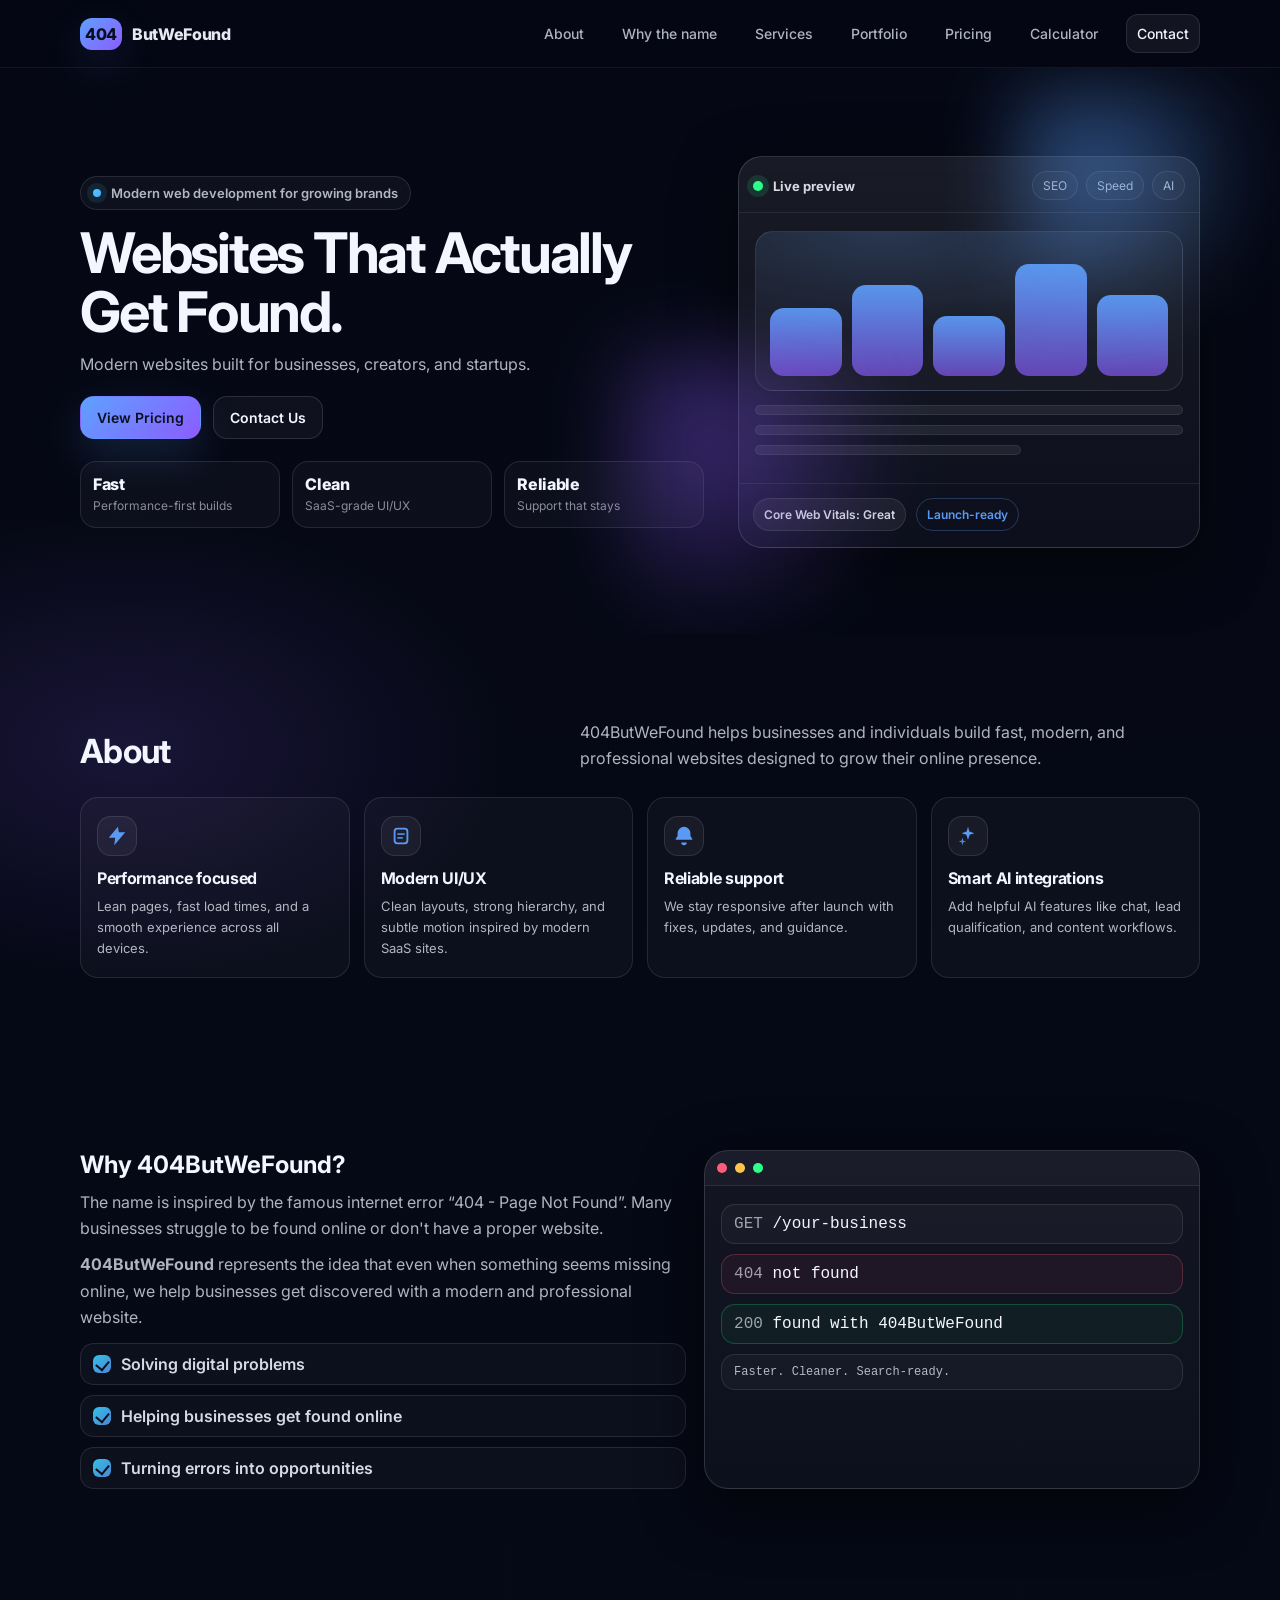
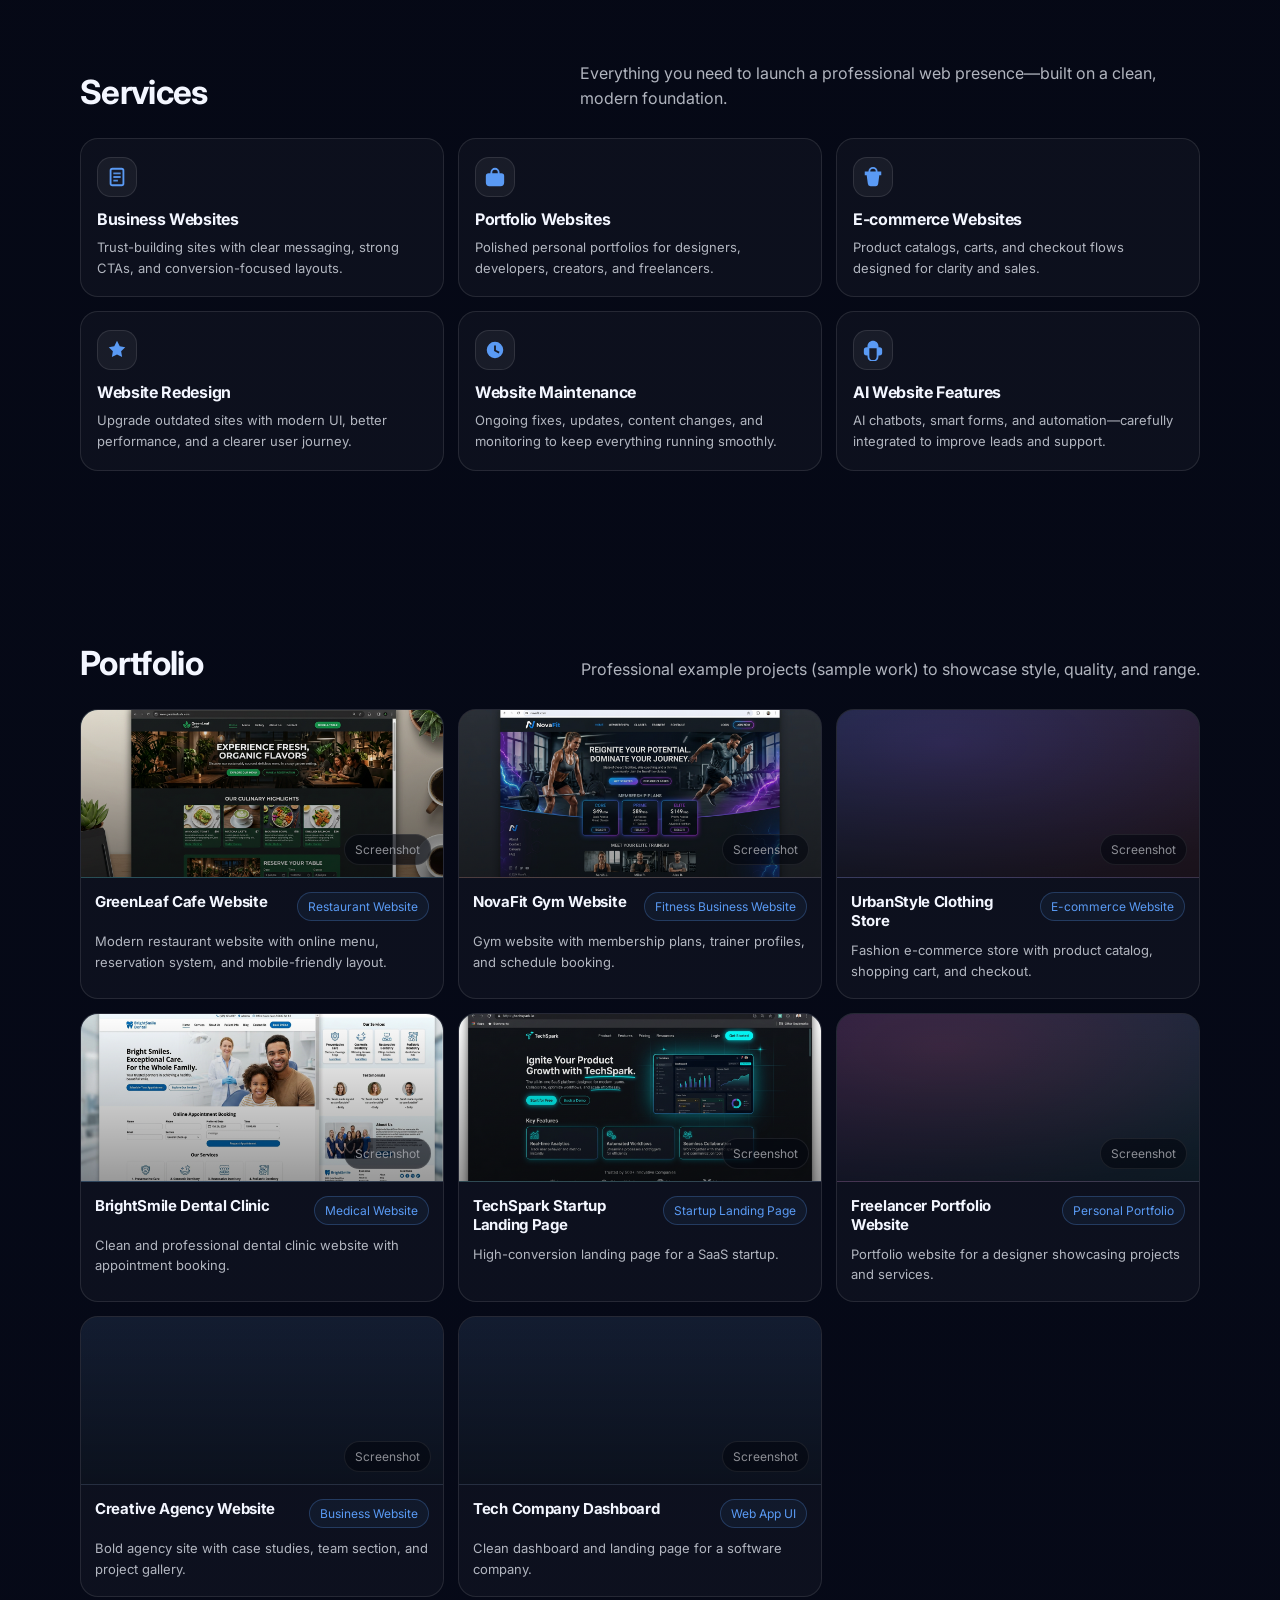
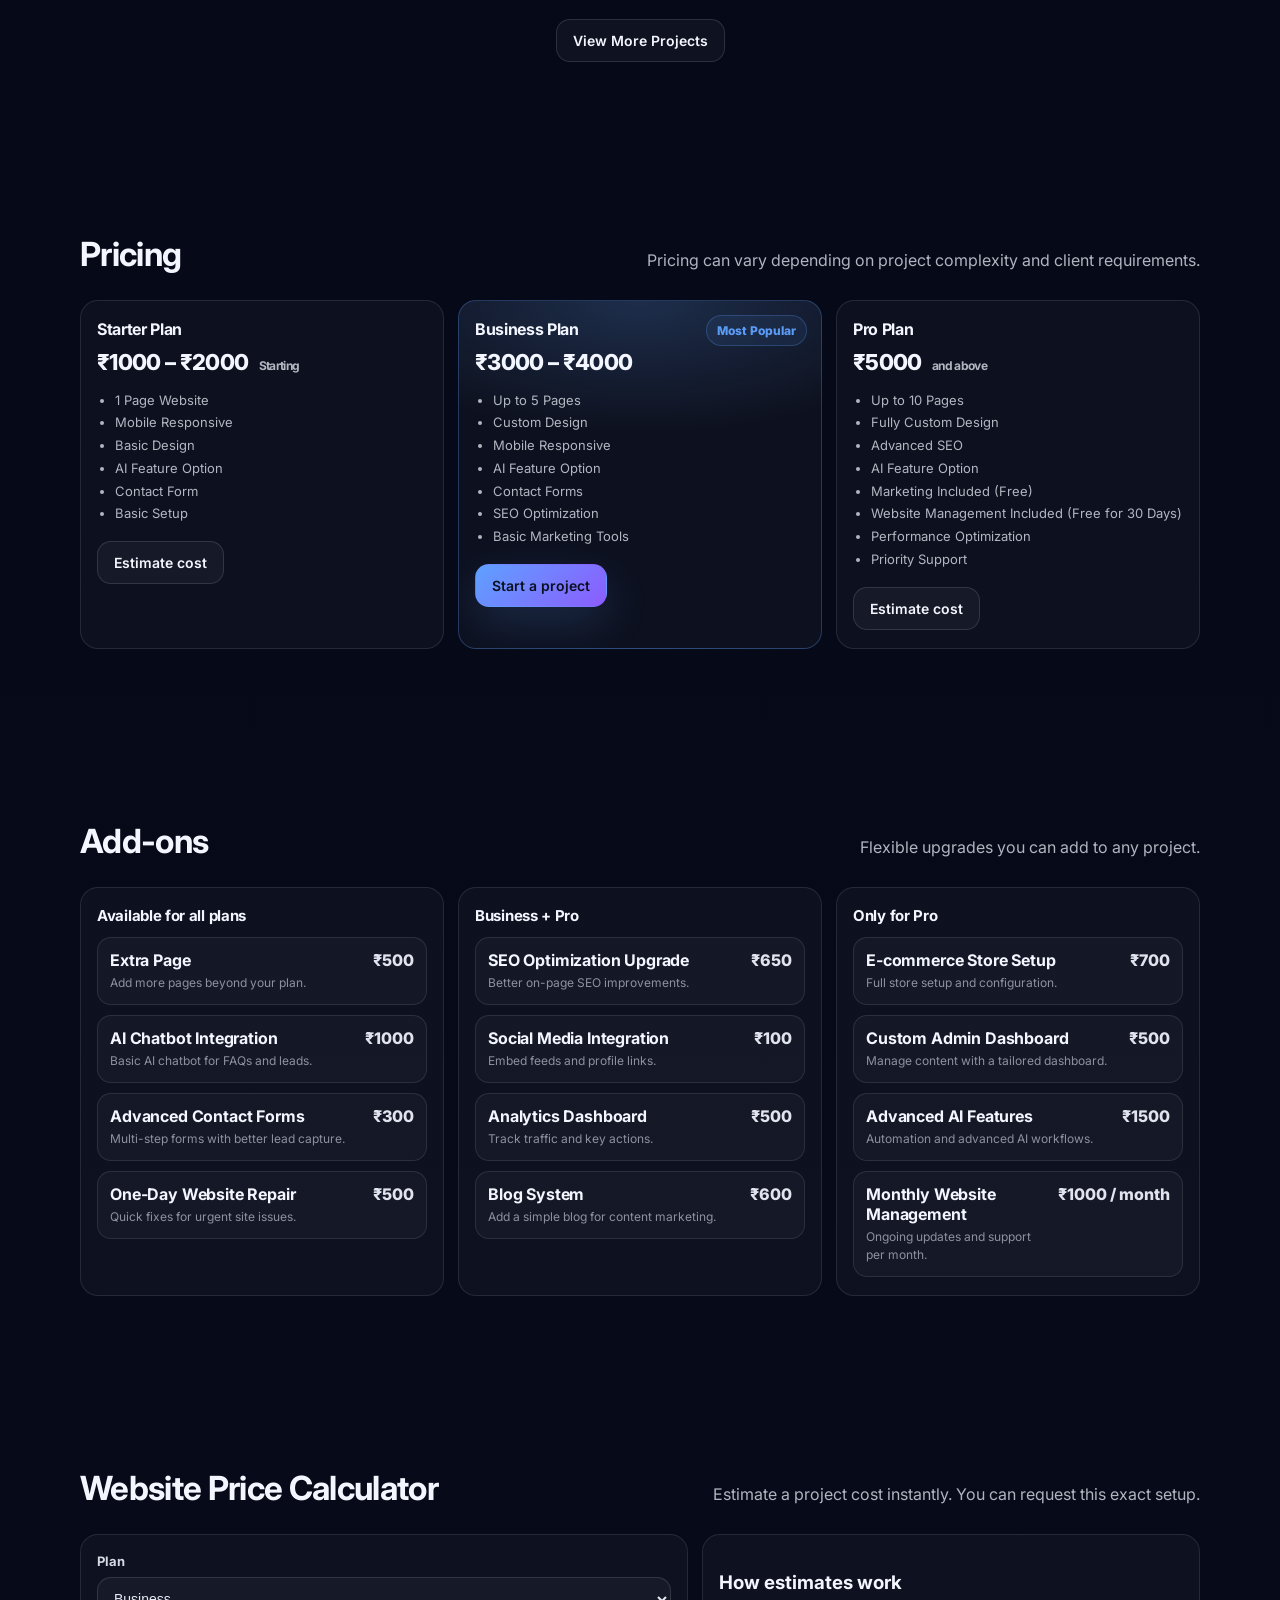
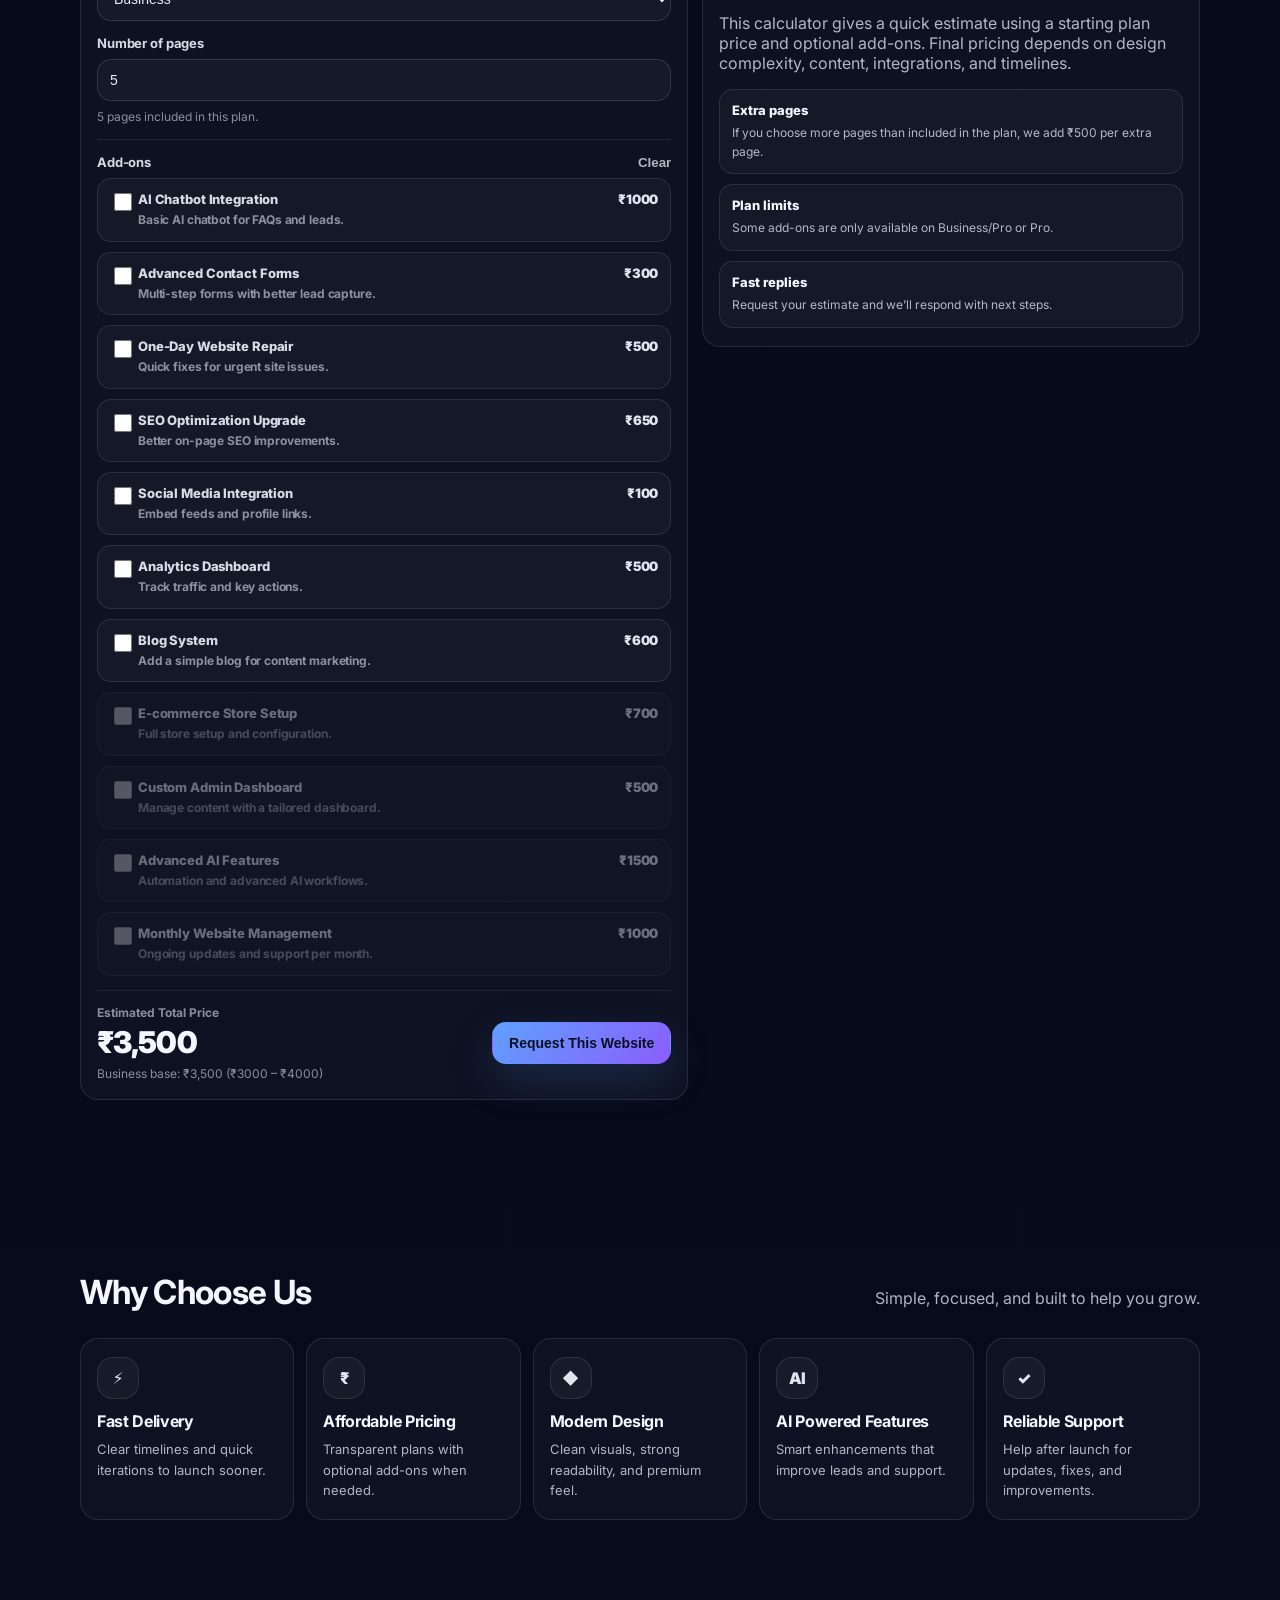
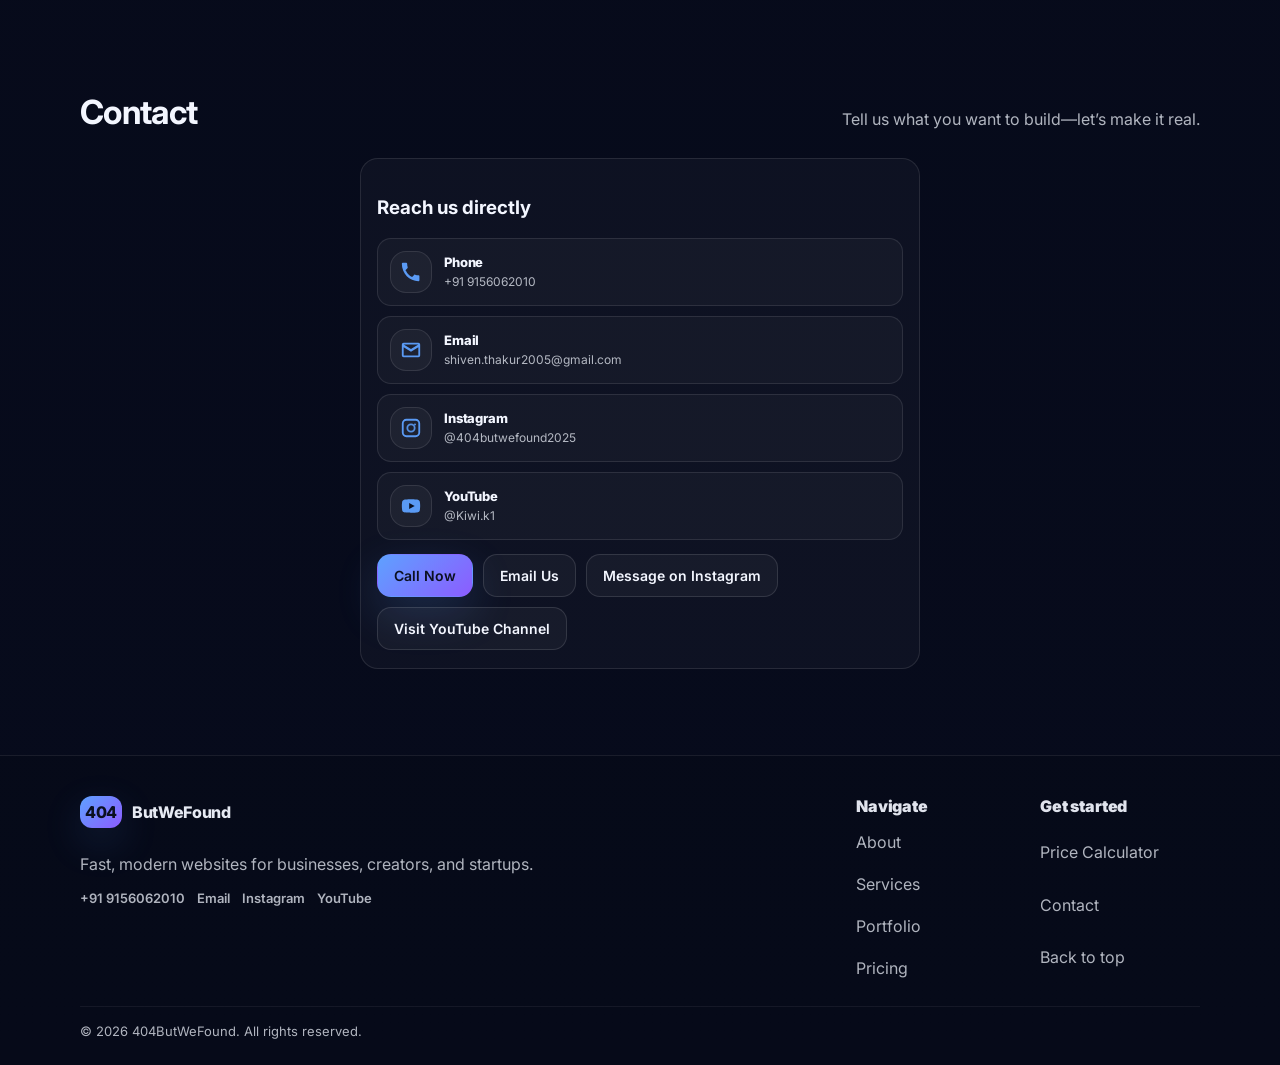
<file: index.html>
<!doctype html>
<html lang="en">
  <head>
    <meta charset="UTF-8" />
    <meta name="viewport" content="width=device-width, initial-scale=1.0" />
    <meta
      name="description"
      content="404ButWeFound builds fast, modern, professional websites for businesses, creators, and startups."
    />
    <title>404ButWeFound — Websites That Actually Get Found</title>
    <link rel="preconnect" href="https://fonts.googleapis.com" />
    <link rel="preconnect" href="https://fonts.gstatic.com" crossorigin />
    <link
      href="https://fonts.googleapis.com/css2?family=Inter:wght@400;500;600;700;800&display=swap"
      rel="stylesheet"
    />
    <link rel="stylesheet" href="./styles.css" />
  </head>
  <body>
    <a class="skip-link" href="#home">Skip to content</a>

    <header class="nav-wrap" id="top">
      <nav class="nav" aria-label="Primary">
        <a class="brand" href="#home" aria-label="404ButWeFound home">
          <span class="brand-mark" aria-hidden="true">404</span>
          <span class="brand-name">ButWeFound</span>
        </a>

        <button
          class="nav-toggle"
          type="button"
          aria-label="Open menu"
          aria-controls="nav-links"
          aria-expanded="false"
        >
          <span class="nav-toggle-bars" aria-hidden="true"></span>
        </button>

        <div class="nav-links" id="nav-links">
          <a href="#about">About</a>
          <a href="#meaning">Why the name</a>
          <a href="#services">Services</a>
          <a href="#portfolio">Portfolio</a>
          <a href="#pricing">Pricing</a>
          <a href="#calculator">Calculator</a>
          <a href="#contact" class="nav-cta">Contact</a>
        </div>
      </nav>
    </header>

    <main id="home">
      <section class="hero section">
        <div class="container hero-grid">
          <div class="hero-copy reveal">
            <div class="pill">
              <span class="dot" aria-hidden="true"></span>
              Modern web development for growing brands
            </div>
            <h1>Websites That Actually Get Found.</h1>
            <p class="subheadline">
              Modern websites built for businesses, creators, and startups.
            </p>
            <div class="hero-actions">
              <a class="btn btn-primary" href="#pricing">View Pricing</a>
              <a class="btn btn-ghost" href="#contact">Contact Us</a>
            </div>
            <div class="hero-metrics">
              <div class="metric">
                <div class="metric-value">Fast</div>
                <div class="metric-label">Performance-first builds</div>
              </div>
              <div class="metric">
                <div class="metric-value">Clean</div>
                <div class="metric-label">SaaS-grade UI/UX</div>
              </div>
              <div class="metric">
                <div class="metric-value">Reliable</div>
                <div class="metric-label">Support that stays</div>
              </div>
            </div>
          </div>

          <div class="hero-art reveal" aria-hidden="true">
            <div class="glass-card">
              <div class="glass-top">
                <div class="status">
                  <span class="status-dot"></span>
                  Live preview
                </div>
                <div class="mini-pills">
                  <span>SEO</span>
                  <span>Speed</span>
                  <span>AI</span>
                </div>
              </div>
              <div class="glass-body">
                <div class="fake-chart">
                  <div class="bar b1"></div>
                  <div class="bar b2"></div>
                  <div class="bar b3"></div>
                  <div class="bar b4"></div>
                  <div class="bar b5"></div>
                </div>
                <div class="fake-lines">
                  <div class="line"></div>
                  <div class="line"></div>
                  <div class="line short"></div>
                </div>
              </div>
              <div class="glass-footer">
                <div class="chip">Core Web Vitals: Great</div>
                <div class="chip chip-outline">Launch-ready</div>
              </div>
            </div>
            <div class="glow glow-1"></div>
            <div class="glow glow-2"></div>
          </div>
        </div>
      </section>

      <section class="section" id="about">
        <div class="container">
          <div class="section-head reveal">
            <h2>About</h2>
            <p>
              404ButWeFound helps businesses and individuals build fast, modern,
              and professional websites designed to grow their online presence.
            </p>
          </div>

          <div class="grid-4">
            <article class="feature-card reveal">
              <div class="icon">
                <svg viewBox="0 0 24 24" aria-hidden="true">
                  <path
                    d="M13 2L3 14h7l-1 8 12-14h-7l-1-6z"
                    fill="currentColor"
                  />
                </svg>
              </div>
              <h3>Performance focused</h3>
              <p>
                Lean pages, fast load times, and a smooth experience across all
                devices.
              </p>
            </article>

            <article class="feature-card reveal">
              <div class="icon">
                <svg viewBox="0 0 24 24" aria-hidden="true">
                  <path
                    d="M4 7a4 4 0 014-4h8a4 4 0 014 4v10a4 4 0 01-4 4H8a4 4 0 01-4-4V7zm4-2a2 2 0 00-2 2v10a2 2 0 002 2h8a2 2 0 002-2V7a2 2 0 00-2-2H8z"
                    fill="currentColor"
                  />
                  <path
                    d="M8 9h8v2H8V9zm0 4h6v2H8v-2z"
                    fill="currentColor"
                    opacity="0.85"
                  />
                </svg>
              </div>
              <h3>Modern UI/UX</h3>
              <p>
                Clean layouts, strong hierarchy, and subtle motion inspired by
                modern SaaS sites.
              </p>
            </article>

            <article class="feature-card reveal">
              <div class="icon">
                <svg viewBox="0 0 24 24" aria-hidden="true">
                  <path
                    d="M12 2a7 7 0 017 7v3l2 3v1H3v-1l2-3V9a7 7 0 017-7zm0 20a3 3 0 01-2.995-2.824L9 19h6a3 3 0 01-3 3z"
                    fill="currentColor"
                  />
                </svg>
              </div>
              <h3>Reliable support</h3>
              <p>
                We stay responsive after launch with fixes, updates, and
                guidance.
              </p>
            </article>

            <article class="feature-card reveal">
              <div class="icon">
                <svg viewBox="0 0 24 24" aria-hidden="true">
                  <path
                    d="M12 2l1.5 5.2L19 9l-5.2 1.5L12 16l-1.8-5.5L5 9l5.5-1.8L12 2z"
                    fill="currentColor"
                  />
                  <path
                    d="M6 14l.9 3.2L10 18l-3.1.9L6 22l-1-3.1L2 18l3-1L6 14z"
                    fill="currentColor"
                    opacity="0.85"
                  />
                </svg>
              </div>
              <h3>Smart AI integrations</h3>
              <p>
                Add helpful AI features like chat, lead qualification, and
                content workflows.
              </p>
            </article>
          </div>
        </div>
      </section>

      <section class="section" id="meaning">
        <div class="container">
          <div class="meaning-wrap reveal">
            <div class="meaning-copy">
              <h2>Why 404ButWeFound?</h2>
              <p>
                The name is inspired by the famous internet error “404 - Page Not
                Found”. Many businesses struggle to be found online or don't
                have a proper website.
              </p>
              <p>
                <strong>404ButWeFound</strong> represents the idea that even when
                something seems missing online, we help businesses get discovered
                with a modern and professional website.
              </p>
              <div class="bullets">
                <div class="bullet">
                  <span class="check" aria-hidden="true"></span>
                  Solving digital problems
                </div>
                <div class="bullet">
                  <span class="check" aria-hidden="true"></span>
                  Helping businesses get found online
                </div>
                <div class="bullet">
                  <span class="check" aria-hidden="true"></span>
                  Turning errors into opportunities
                </div>
              </div>
            </div>

            <div class="meaning-card" aria-hidden="true">
              <div class="code-top">
                <span class="dot red"></span>
                <span class="dot yellow"></span>
                <span class="dot green"></span>
              </div>
              <div class="code-body">
                <div class="code-line">
                  <span class="muted">GET</span> /your-business
                </div>
                <div class="code-line error">
                  <span class="muted">404</span> not found
                </div>
                <div class="code-line ok">
                  <span class="muted">200</span> found with 404ButWeFound
                </div>
                <div class="code-line small muted">
                  Faster. Cleaner. Search-ready.
                </div>
              </div>
            </div>
          </div>
        </div>
      </section>

      <section class="section" id="services">
        <div class="container">
          <div class="section-head reveal">
            <h2>Services</h2>
            <p>
              Everything you need to launch a professional web presence—built on
              a clean, modern foundation.
            </p>
          </div>

          <div class="grid-3">
            <article class="service-card reveal">
              <div class="service-icon">
                <svg viewBox="0 0 24 24" aria-hidden="true">
                  <path
                    d="M4 5a3 3 0 013-3h10a3 3 0 013 3v14a3 3 0 01-3 3H7a3 3 0 01-3-3V5zm3-1a1 1 0 00-1 1v14a1 1 0 001 1h10a1 1 0 001-1V5a1 1 0 00-1-1H7z"
                    fill="currentColor"
                  />
                  <path
                    d="M8 7h8v2H8V7zm0 4h8v2H8v-2zm0 4h5v2H8v-2z"
                    fill="currentColor"
                    opacity="0.9"
                  />
                </svg>
              </div>
              <h3>Business Websites</h3>
              <p>
                Trust-building sites with clear messaging, strong CTAs, and
                conversion-focused layouts.
              </p>
            </article>

            <article class="service-card reveal">
              <div class="service-icon">
                <svg viewBox="0 0 24 24" aria-hidden="true">
                  <path
                    d="M12 2a5 5 0 015 5v1h2a3 3 0 013 3v7a4 4 0 01-4 4H6a4 4 0 01-4-4v-7a3 3 0 013-3h2V7a5 5 0 015-5zm-3 6h6V7a3 3 0 00-6 0v1z"
                    fill="currentColor"
                  />
                </svg>
              </div>
              <h3>Portfolio Websites</h3>
              <p>
                Polished personal portfolios for designers, developers, creators,
                and freelancers.
              </p>
            </article>

            <article class="service-card reveal">
              <div class="service-icon">
                <svg viewBox="0 0 24 24" aria-hidden="true">
                  <path
                    d="M7 6a5 5 0 0110 0h4v4h-2.1l-1.2 9.2A3 3 0 0114.7 22H9.3a3 3 0 01-2.97-2.8L5.1 10H3V6h4zm2 0h6a3 3 0 00-6 0z"
                    fill="currentColor"
                  />
                </svg>
              </div>
              <h3>E-commerce Websites</h3>
              <p>
                Product catalogs, carts, and checkout flows designed for clarity
                and sales.
              </p>
            </article>

            <article class="service-card reveal">
              <div class="service-icon">
                <svg viewBox="0 0 24 24" aria-hidden="true">
                  <path
                    d="M12 2l3 6 6 .9-4.5 4.4 1.1 6.2L12 16.9 6.4 19.5l1.1-6.2L3 8.9 9 8l3-6z"
                    fill="currentColor"
                  />
                </svg>
              </div>
              <h3>Website Redesign</h3>
              <p>
                Upgrade outdated sites with modern UI, better performance, and a
                clearer user journey.
              </p>
            </article>

            <article class="service-card reveal">
              <div class="service-icon">
                <svg viewBox="0 0 24 24" aria-hidden="true">
                  <path
                    d="M12 3a9 9 0 109 9 9 9 0 00-9-9zm1 4v5l4 2-.9 1.8L11 13V7z"
                    fill="currentColor"
                  />
                </svg>
              </div>
              <h3>Website Maintenance</h3>
              <p>
                Ongoing fixes, updates, content changes, and monitoring to keep
                everything running smoothly.
              </p>
            </article>

            <article class="service-card reveal">
              <div class="service-icon">
                <svg viewBox="0 0 24 24" aria-hidden="true">
                  <path
                    d="M12 2c3.3 0 6 2.7 6 6v1h1a3 3 0 013 3v3a3 3 0 01-3 3h-1v1a6 6 0 01-12 0v-1H5a3 3 0 01-3-3v-3a3 3 0 013-3h1V8c0-3.3 2.7-6 6-6zm-4 8v9a4 4 0 008 0v-9H8z"
                    fill="currentColor"
                  />
                </svg>
              </div>
              <h3>AI Website Features</h3>
              <p>
                AI chatbots, smart forms, and automation—carefully integrated to
                improve leads and support.
              </p>
            </article>
          </div>
        </div>
      </section>

      <section class="section" id="portfolio">
        <div class="container">
          <div class="section-head reveal">
            <h2>Portfolio</h2>
            <p>
              Professional example projects (sample work) to showcase style,
              quality, and range.
            </p>
          </div>

          <div class="portfolio-grid">
            <article class="project-card reveal">
              <div class="project-shot shot-1">
                <img
                  src="assets/greenleaf-cafe.png"
                  alt="GreenLeaf Cafe Website screenshot"
                  loading="lazy"
                  decoding="async"
                />
                <div class="shot-badge">Screenshot</div>
              </div>
              <div class="project-body">
                <div class="project-top">
                  <h3>GreenLeaf Cafe Website</h3>
                  <span class="tag">Restaurant Website</span>
                </div>
                <p>
                  Modern restaurant website with online menu, reservation system,
                  and mobile-friendly layout.
                </p>
              </div>
            </article>

            <article class="project-card reveal">
              <div class="project-shot shot-2">
                <img
                  src="assets/novafit-gym.png"
                  alt="NovaFit Gym Website screenshot"
                  loading="lazy"
                  decoding="async"
                />
                <div class="shot-badge">Screenshot</div>
              </div>
              <div class="project-body">
                <div class="project-top">
                  <h3>NovaFit Gym Website</h3>
                  <span class="tag">Fitness Business Website</span>
                </div>
                <p>
                  Gym website with membership plans, trainer profiles, and
                  schedule booking.
                </p>
              </div>
            </article>

            <article class="project-card reveal">
              <div class="project-shot shot-3">
                <img
                  src="assets/urbanstyle-store.png"
                  alt="UrbanStyle Clothing Store screenshot"
                  loading="lazy"
                  decoding="async"
                />
                <div class="shot-badge">Screenshot</div>
              </div>
              <div class="project-body">
                <div class="project-top">
                  <h3>UrbanStyle Clothing Store</h3>
                  <span class="tag">E-commerce Website</span>
                </div>
                <p>
                  Fashion e-commerce store with product catalog, shopping cart,
                  and checkout.
                </p>
              </div>
            </article>

            <article class="project-card reveal">
              <div class="project-shot shot-4">
                <img
                  src="assets/brightsmile-dental.png"
                  alt="BrightSmile Dental Clinic website screenshot"
                  loading="lazy"
                  decoding="async"
                />
                <div class="shot-badge">Screenshot</div>
              </div>
              <div class="project-body">
                <div class="project-top">
                  <h3>BrightSmile Dental Clinic</h3>
                  <span class="tag">Medical Website</span>
                </div>
                <p>
                  Clean and professional dental clinic website with appointment
                  booking.
                </p>
              </div>
            </article>

            <article class="project-card reveal">
              <div class="project-shot shot-5">
                <img
                  src="assets/techspark-landing.png"
                  alt="TechSpark Startup Landing Page screenshot"
                  loading="lazy"
                  decoding="async"
                />
                <div class="shot-badge">Screenshot</div>
              </div>
              <div class="project-body">
                <div class="project-top">
                  <h3>TechSpark Startup Landing Page</h3>
                  <span class="tag">Startup Landing Page</span>
                </div>
                <p>
                  High-conversion landing page for a SaaS startup.
                </p>
              </div>
            </article>

            <article class="project-card reveal">
              <div class="project-shot shot-6">
                <img
                  src="assets/freelancer-portfolio.png"
                  alt="Freelancer Portfolio Website screenshot"
                  loading="lazy"
                  decoding="async"
                />
                <div class="shot-badge">Screenshot</div>
              </div>
              <div class="project-body">
                <div class="project-top">
                  <h3>Freelancer Portfolio Website</h3>
                  <span class="tag">Personal Portfolio</span>
                </div>
                <p>
                  Portfolio website for a designer showcasing projects and
                  services.
                </p>
              </div>
            </article>

            <article class="project-card reveal">
              <div class="project-shot shot-7">
                <img
                  src="assets/creative-agency.png"
                  alt="Creative Agency Website"
                  loading="lazy"
                  decoding="async"
                />
                <div class="shot-badge">Screenshot</div>
              </div>
              <div class="project-body">
                <div class="project-top">
                  <h3>Creative Agency Website</h3>
                  <span class="tag">Business Website</span>
                </div>
                <p>
                  Bold agency site with case studies, team section, and project gallery.
                </p>
              </div>
            </article>

            <article class="project-card reveal">
              <div class="project-shot shot-8">
                <img
                  src="assets/tech-dashboard.png"
                  alt="Tech Company Dashboard"
                  loading="lazy"
                  decoding="async"
                />
                <div class="shot-badge">Screenshot</div>
              </div>
              <div class="project-body">
                <div class="project-top">
                  <h3>Tech Company Dashboard</h3>
                  <span class="tag">Web App UI</span>
                </div>
                <p>
                  Clean dashboard and landing page for a software company.
                </p>
              </div>
            </article>
          </div>

          <div class="center reveal">
            <a class="btn btn-ghost" href="#contact">View More Projects</a>
          </div>
        </div>
      </section>

      <section class="section" id="pricing">
        <div class="container">
          <div class="section-head reveal">
            <h2>Pricing</h2>
            <p class="muted">
              Pricing can vary depending on project complexity and client
              requirements.
            </p>
          </div>

          <div class="pricing-grid">
            <article class="pricing-card reveal">
              <div class="pricing-head">
                <h3>Starter Plan</h3>
                <div class="price">₹1000 – ₹2000 <span>Starting</span></div>
              </div>
              <ul class="list">
                <li>1 Page Website</li>
                <li>Mobile Responsive</li>
                <li>Basic Design</li>
                <li>AI Feature Option</li>
                <li>Contact Form</li>
                <li>Basic Setup</li>
              </ul>
              <a class="btn btn-ghost" href="#calculator">Estimate cost</a>
            </article>

            <article class="pricing-card pricing-popular reveal">
              <div class="popular-badge" aria-label="Most popular">Most Popular</div>
              <div class="pricing-head">
                <h3>Business Plan</h3>
                <div class="price">₹3000 – ₹4000</div>
              </div>
              <ul class="list">
                <li>Up to 5 Pages</li>
                <li>Custom Design</li>
                <li>Mobile Responsive</li>
                <li>AI Feature Option</li>
                <li>Contact Forms</li>
                <li>SEO Optimization</li>
                <li>Basic Marketing Tools</li>
              </ul>
              <a class="btn btn-primary" href="#contact">Start a project</a>
            </article>

            <article class="pricing-card reveal">
              <div class="pricing-head">
                <h3>Pro Plan</h3>
                <div class="price">₹5000 <span>and above</span></div>
              </div>
              <ul class="list">
                <li>Up to 10 Pages</li>
                <li>Fully Custom Design</li>
                <li>Advanced SEO</li>
                <li>AI Feature Option</li>
                <li>Marketing Included (Free)</li>
                <li>Website Management Included (Free for 30 Days)</li>
                <li>Performance Optimization</li>
                <li>Priority Support</li>
              </ul>
              <a class="btn btn-ghost" href="#calculator">Estimate cost</a>
            </article>
          </div>
        </div>
      </section>

      <section class="section" id="addons">
        <div class="container">
          <div class="section-head reveal">
            <h2>Add-ons</h2>
            <p>Flexible upgrades you can add to any project.</p>
          </div>

          <div class="addons-grid">
            <div class="addon-group reveal">
              <h3>Available for all plans</h3>
              <div class="addon-list">
                <div class="addon-item">
                  <div>
                    <div class="addon-title">Extra Page</div>
                    <div class="addon-desc">Add more pages beyond your plan.</div>
                  </div>
                  <div class="addon-price">₹500</div>
                </div>
                <div class="addon-item">
                  <div>
                    <div class="addon-title">AI Chatbot Integration</div>
                    <div class="addon-desc">Basic AI chatbot for FAQs and leads.</div>
                  </div>
                  <div class="addon-price">₹1000</div>
                </div>
                <div class="addon-item">
                  <div>
                    <div class="addon-title">Advanced Contact Forms</div>
                    <div class="addon-desc">Multi-step forms with better lead capture.</div>
                  </div>
                  <div class="addon-price">₹300</div>
                </div>
                <div class="addon-item">
                  <div>
                    <div class="addon-title">One-Day Website Repair</div>
                    <div class="addon-desc">Quick fixes for urgent site issues.</div>
                  </div>
                  <div class="addon-price">₹500</div>
                </div>
              </div>
            </div>

            <div class="addon-group reveal">
              <h3>Business + Pro</h3>
              <div class="addon-list">
                <div class="addon-item">
                  <div>
                    <div class="addon-title">SEO Optimization Upgrade</div>
                    <div class="addon-desc">Better on-page SEO improvements.</div>
                  </div>
                  <div class="addon-price">₹650</div>
                </div>
                <div class="addon-item">
                  <div>
                    <div class="addon-title">Social Media Integration</div>
                    <div class="addon-desc">Embed feeds and profile links.</div>
                  </div>
                  <div class="addon-price">₹100</div>
                </div>
                <div class="addon-item">
                  <div>
                    <div class="addon-title">Analytics Dashboard</div>
                    <div class="addon-desc">Track traffic and key actions.</div>
                  </div>
                  <div class="addon-price">₹500</div>
                </div>
                <div class="addon-item">
                  <div>
                    <div class="addon-title">Blog System</div>
                    <div class="addon-desc">Add a simple blog for content marketing.</div>
                  </div>
                  <div class="addon-price">₹600</div>
                </div>
              </div>
            </div>

            <div class="addon-group reveal">
              <h3>Only for Pro</h3>
              <div class="addon-list">
                <div class="addon-item">
                  <div>
                    <div class="addon-title">E-commerce Store Setup</div>
                    <div class="addon-desc">Full store setup and configuration.</div>
                  </div>
                  <div class="addon-price">₹700</div>
                </div>
                <div class="addon-item">
                  <div>
                    <div class="addon-title">Custom Admin Dashboard</div>
                    <div class="addon-desc">Manage content with a tailored dashboard.</div>
                  </div>
                  <div class="addon-price">₹500</div>
                </div>
                <div class="addon-item">
                  <div>
                    <div class="addon-title">Advanced AI Features</div>
                    <div class="addon-desc">Automation and advanced AI workflows.</div>
                  </div>
                  <div class="addon-price">₹1500</div>
                </div>
                <div class="addon-item">
                  <div>
                    <div class="addon-title">Monthly Website Management</div>
                    <div class="addon-desc">Ongoing updates and support per month.</div>
                  </div>
                  <div class="addon-price">₹1000 / month</div>
                </div>
              </div>
            </div>
          </div>
        </div>
      </section>

      <section class="section" id="calculator">
        <div class="container">
          <div class="section-head reveal">
            <h2>Website Price Calculator</h2>
            <p>Estimate a project cost instantly. You can request this exact setup.</p>
          </div>

          <div class="calc-grid">
            <form class="calc card reveal" id="calc-form">
              <div class="field">
                <label for="plan">Plan</label>
                <select id="plan" name="plan">
                  <option value="starter">Starter</option>
                  <option value="business" selected>Business</option>
                  <option value="pro">Pro</option>
                </select>
              </div>

              <div class="field">
                <label for="pages">Number of pages</label>
                <input
                  id="pages"
                  name="pages"
                  type="number"
                  min="1"
                  value="5"
                  inputmode="numeric"
                />
                <div class="hint" id="pages-hint"></div>
              </div>

              <div class="divider"></div>

              <div class="field">
                <div class="label-row">
                  <label>Add-ons</label>
                  <button class="link-btn" type="button" id="clear-addons">
                    Clear
                  </button>
                </div>
                <div class="addons-checklist" id="addons-checklist">
                  <label class="check-item">
                    <input type="checkbox" data-addon="aiChatbot" />
                    <span class="check-text">
                      <span class="check-title">AI Chatbot Integration</span>
                      <span class="check-desc">Basic AI chatbot for FAQs and leads.</span>
                    </span>
                    <span class="check-price">₹1000</span>
                  </label>
                  <label class="check-item">
                    <input type="checkbox" data-addon="advForms" />
                    <span class="check-text">
                      <span class="check-title">Advanced Contact Forms</span>
                      <span class="check-desc">Multi-step forms with better lead capture.</span>
                    </span>
                    <span class="check-price">₹300</span>
                  </label>
                  <label class="check-item">
                    <input type="checkbox" data-addon="oneDayRepair" />
                    <span class="check-text">
                      <span class="check-title">One-Day Website Repair</span>
                      <span class="check-desc">Quick fixes for urgent site issues.</span>
                    </span>
                    <span class="check-price">₹500</span>
                  </label>
                  <label class="check-item" data-availability="business,pro">
                    <input type="checkbox" data-addon="seoUpgrade" />
                    <span class="check-text">
                      <span class="check-title">SEO Optimization Upgrade</span>
                      <span class="check-desc">Better on-page SEO improvements.</span>
                    </span>
                    <span class="check-price">₹650</span>
                  </label>
                  <label class="check-item" data-availability="business,pro">
                    <input type="checkbox" data-addon="socialIntegration" />
                    <span class="check-text">
                      <span class="check-title">Social Media Integration</span>
                      <span class="check-desc">Embed feeds and profile links.</span>
                    </span>
                    <span class="check-price">₹100</span>
                  </label>
                  <label class="check-item" data-availability="business,pro">
                    <input type="checkbox" data-addon="analyticsDash" />
                    <span class="check-text">
                      <span class="check-title">Analytics Dashboard</span>
                      <span class="check-desc">Track traffic and key actions.</span>
                    </span>
                    <span class="check-price">₹500</span>
                  </label>
                  <label class="check-item" data-availability="business,pro">
                    <input type="checkbox" data-addon="blogSystem" />
                    <span class="check-text">
                      <span class="check-title">Blog System</span>
                      <span class="check-desc">Add a simple blog for content marketing.</span>
                    </span>
                    <span class="check-price">₹600</span>
                  </label>
                  <label class="check-item" data-availability="pro">
                    <input type="checkbox" data-addon="ecomSetup" />
                    <span class="check-text">
                      <span class="check-title">E-commerce Store Setup</span>
                      <span class="check-desc">Full store setup and configuration.</span>
                    </span>
                    <span class="check-price">₹700</span>
                  </label>
                  <label class="check-item" data-availability="pro">
                    <input type="checkbox" data-addon="adminDash" />
                    <span class="check-text">
                      <span class="check-title">Custom Admin Dashboard</span>
                      <span class="check-desc">Manage content with a tailored dashboard.</span>
                    </span>
                    <span class="check-price">₹500</span>
                  </label>
                  <label class="check-item" data-availability="pro">
                    <input type="checkbox" data-addon="advAI" />
                    <span class="check-text">
                      <span class="check-title">Advanced AI Features</span>
                      <span class="check-desc">Automation and advanced AI workflows.</span>
                    </span>
                    <span class="check-price">₹1500</span>
                  </label>
                  <label class="check-item" data-availability="pro">
                    <input type="checkbox" data-addon="monthlyMgmt" />
                    <span class="check-text">
                      <span class="check-title">Monthly Website Management</span>
                      <span class="check-desc">Ongoing updates and support per month.</span>
                    </span>
                    <span class="check-price">₹1000</span>
                  </label>
                </div>
              </div>

              <div class="divider"></div>

              <div class="total">
                <div>
                  <div class="total-label">Estimated Total Price</div>
                  <div class="total-value" id="total">₹0</div>
                  <div class="total-sub" id="total-sub"></div>
                </div>
                <button class="btn btn-primary" type="button" id="request-website">
                  Request This Website
                </button>
              </div>
            </form>

            <aside class="card reveal">
              <h3>How estimates work</h3>
              <p class="muted">
                This calculator gives a quick estimate using a starting plan
                price and optional add-ons. Final pricing depends on design
                complexity, content, integrations, and timelines.
              </p>
              <div class="mini-grid">
                <div class="mini">
                  <div class="mini-title">Extra pages</div>
                  <div class="mini-text">
                    If you choose more pages than included in the plan, we add
                    ₹500 per extra page.
                  </div>
                </div>
                <div class="mini">
                  <div class="mini-title">Plan limits</div>
                  <div class="mini-text">
                    Some add-ons are only available on Business/Pro or Pro.
                  </div>
                </div>
                <div class="mini">
                  <div class="mini-title">Fast replies</div>
                  <div class="mini-text">
                    Request your estimate and we’ll respond with next steps.
                  </div>
                </div>
              </div>
            </aside>
          </div>
        </div>
      </section>

      <section class="section" id="why">
        <div class="container">
          <div class="section-head reveal">
            <h2>Why Choose Us</h2>
            <p>Simple, focused, and built to help you grow.</p>
          </div>

          <div class="grid-5">
            <article class="why-card reveal">
              <div class="why-icon" aria-hidden="true">⚡</div>
              <h3>Fast Delivery</h3>
              <p>Clear timelines and quick iterations to launch sooner.</p>
            </article>
            <article class="why-card reveal">
              <div class="why-icon" aria-hidden="true">₹</div>
              <h3>Affordable Pricing</h3>
              <p>Transparent plans with optional add-ons when needed.</p>
            </article>
            <article class="why-card reveal">
              <div class="why-icon" aria-hidden="true">◆</div>
              <h3>Modern Design</h3>
              <p>Clean visuals, strong readability, and premium feel.</p>
            </article>
            <article class="why-card reveal">
              <div class="why-icon" aria-hidden="true">AI</div>
              <h3>AI Powered Features</h3>
              <p>Smart enhancements that improve leads and support.</p>
            </article>
            <article class="why-card reveal">
              <div class="why-icon" aria-hidden="true">✓</div>
              <h3>Reliable Support</h3>
              <p>Help after launch for updates, fixes, and improvements.</p>
            </article>
          </div>
        </div>
      </section>

      <section class="section" id="contact">
        <div class="container">
          <div class="section-head reveal">
            <h2>Contact</h2>
            <p>Tell us what you want to build—let’s make it real.</p>
          </div>

          <div class="contact-grid contact-grid--single">

            <aside class="card reveal">
              <h3>Reach us directly</h3>
              <div class="contact-list">
                <a class="contact-item" href="tel:+919156062010">
                  <span class="contact-ico" aria-hidden="true">
                    <svg viewBox="0 0 24 24">
                      <path
                        d="M6.6 10.8c1.5 3 3.6 5.1 6.6 6.6l2.2-2.2c.3-.3.7-.4 1.1-.3 1.2.4 2.4.6 3.7.6.6 0 1 .4 1 1V21c0 .6-.4 1-1 1C10.3 22 2 13.7 2 3c0-.6.4-1 1-1h3.8c.6 0 1 .4 1 1 0 1.3.2 2.5.6 3.7.1.4 0 .8-.3 1.1l-2.2 2.2z"
                        fill="currentColor"
                      />
                    </svg>
                  </span>
                  <span>
                    <span class="contact-title">Phone</span>
                    <span class="contact-value">+91 9156062010</span>
                  </span>
                </a>

                <a class="contact-item" href="mailto:404butwefound25@gmail.com">
                  <span class="contact-ico" aria-hidden="true">
                    <svg viewBox="0 0 24 24">
                      <path
                        d="M20 4H4a2 2 0 00-2 2v12a2 2 0 002 2h16a2 2 0 002-2V6a2 2 0 00-2-2zm0 2l-8 5-8-5h16zm0 12H4V9l8 5 8-5v9z"
                        fill="currentColor"
                      />
                    </svg>
                  </span>
                  <span>
                    <span class="contact-title">Email</span>
                    <span class="contact-value">shiven.thakur2005@gmail.com</span>
                  </span>
                </a>

                <a
                  class="contact-item"
                  href="https://instagram.com/404butwefound2025"
                  target="_blank"
                  rel="noreferrer"
                >
                  <span class="contact-ico" aria-hidden="true">
                    <svg viewBox="0 0 24 24">
                      <path
                        d="M7 2h10a5 5 0 015 5v10a5 5 0 01-5 5H7a5 5 0 01-5-5V7a5 5 0 015-5zm10 2H7a3 3 0 00-3 3v10a3 3 0 003 3h10a3 3 0 003-3V7a3 3 0 00-3-3z"
                        fill="currentColor"
                      />
                      <path
                        d="M12 7a5 5 0 100 10 5 5 0 000-10zm0 2a3 3 0 110 6 3 3 0 010-6zm5.5-.8a1.2 1.2 0 11-2.4 0 1.2 1.2 0 012.4 0z"
                        fill="currentColor"
                        opacity="0.9"
                      />
                    </svg>
                  </span>
                  <span>
                    <span class="contact-title">Instagram</span>
                    <span class="contact-value">@404butwefound2025</span>
                  </span>
                </a>

                <a
                  class="contact-item"
                  href="https://www.youtube.com/@Kiwi.k1"
                  target="_blank"
                  rel="noreferrer"
                >
                  <span class="contact-ico" aria-hidden="true">
                    <svg viewBox="0 0 24 24">
                      <path
                        d="M21.6 7.2a3 3 0 00-2.1-2.1C17.7 4.5 12 4.5 12 4.5s-5.7 0-7.5.6A3 3 0 002.4 7.2 31.6 31.6 0 002 12a31.6 31.6 0 00.4 4.8 3 3 0 002.1 2.1c1.8.6 7.5.6 7.5.6s5.7 0 7.5-.6a3 3 0 002.1-2.1A31.6 31.6 0 0022 12a31.6 31.6 0 00-.4-4.8z"
                        fill="currentColor"
                      />
                      <path
                        d="M10 15.2V8.8L16 12l-6 3.2z"
                        fill="#0b1020"
                      />
                    </svg>
                  </span>
                  <span>
                    <span class="contact-title">YouTube</span>
                    <span class="contact-value">@Kiwi.k1</span>
                  </span>
                </a>
              </div>

              <div class="contact-actions">
                <a class="btn btn-primary" href="tel:+919156062010">Call Now</a>
                <a class="btn btn-ghost" href="mailto:shiven.thakur2005@gmail.com">Email Us</a>
                <a
                  class="btn btn-ghost"
                  href="https://instagram.com/404butwefound2025"
                  target="_blank"
                  rel="noreferrer"
                  >Message on Instagram</a
                >
                <a
                  class="btn btn-ghost"
                  href="https://www.youtube.com/@Kiwi.k1"
                  target="_blank"
                  rel="noreferrer"
                  >Visit YouTube Channel</a
                >
              </div>
            </aside>
          </div>
        </div>
      </section>
    </main>

    <footer class="footer">
      <div class="container footer-grid">
        <div class="footer-brand">
          <div class="brand footer-brand-row">
            <span class="brand-mark" aria-hidden="true">404</span>
            <span class="brand-name">ButWeFound</span>
          </div>
          <p class="muted">
            Fast, modern websites for businesses, creators, and startups.
          </p>
          <div class="footer-links-inline">
            <a href="tel:+919156062010">+91 9156062010</a>
            <a href="mailto:shiven.thakur2005@gmail.com">Email</a>
            <a
              href="https://instagram.com/404butwefound2025"
              target="_blank"
              rel="noreferrer"
              >Instagram</a
            >
            <a
              href="https://www.youtube.com/@Kiwi.k1"
              target="_blank"
              rel="noreferrer"
              >YouTube</a
            >
          </div>
        </div>

        <div class="footer-nav">
          <div class="footer-col">
            <div class="footer-title">Navigate</div>
            <a href="#about">About</a>
            <a href="#services">Services</a>
            <a href="#portfolio">Portfolio</a>
            <a href="#pricing">Pricing</a>
          </div>
          <div class="footer-col">
            <div class="footer-title">Get started</div>
            <a href="#calculator">Price Calculator</a>
            <a href="#contact">Contact</a>
            <a href="#top">Back to top</a>
          </div>
        </div>
      </div>

      <div class="container footer-bottom">
        <span class="muted">© <span id="year"></span> 404ButWeFound. All rights reserved.</span>
      </div>
    </footer>

    <script>
      (function() {
        var base = window.location.href.replace(/[^/]+$/, '');
        document.querySelectorAll('.project-shot img').forEach(function(img) {
          var s = img.getAttribute('src');
          if (s && s.indexOf('assets/') === 0) { img.src = base + s; }
          img.onerror = function() { this.style.opacity = '0'; };
        });
      })();
    </script>
    <script src="script.js"></script>
  </body>
</html>
</file>
<file: styles.css>
:root{
  --bg:#050814;
  --bg2:#070b1c;
  --card:rgba(255,255,255,.06);
  --card2:rgba(255,255,255,.08);
  --stroke:rgba(255,255,255,.12);
  --stroke2:rgba(255,255,255,.18);
  --text:#f3f6ff;
  --muted:rgba(243,246,255,.72);
  --muted2:rgba(243,246,255,.55);
  --brand:#5ea1ff;
  --brand2:#8c5cff;
  --brand3:#35d5ff;
  --shadow: 0 18px 60px rgba(0,0,0,.55);
  --radius: 18px;
  --radius2: 24px;
  --container: 1120px;
}

*{ box-sizing:border-box; }
html{ scroll-behavior:smooth; }
body{
  margin:0;
  font-family: Inter, system-ui, -apple-system, Segoe UI, Roboto, Arial, sans-serif;
  color:var(--text);
  background:
    radial-gradient(900px 500px at 80% -10%, rgba(94,161,255,.20), transparent 55%),
    radial-gradient(700px 420px at 10% 10%, rgba(140,92,255,.15), transparent 55%),
    radial-gradient(900px 700px at 30% 120%, rgba(53,213,255,.08), transparent 55%),
    linear-gradient(180deg, var(--bg), var(--bg2));
  min-height:100vh;
}

a{ color:inherit; text-decoration:none; }
img{ max-width:100%; display:block; }
strong{ font-weight:700; }

.skip-link{
  position:absolute;
  left:12px;
  top:-44px;
  padding:10px 12px;
  border:1px solid var(--stroke2);
  background: rgba(6,10,24,.85);
  border-radius: 12px;
  transition: top .2s ease;
  z-index: 1000;
}
.skip-link:focus{ top:12px; outline:none; }

.container{
  width: min(var(--container), calc(100% - 40px));
  margin: 0 auto;
}

.section{ padding: 86px 0; }
@media (max-width: 720px){
  .section{ padding: 64px 0; }
}

.section-head{
  display:flex;
  gap:14px;
  align-items:flex-end;
  justify-content:space-between;
  margin-bottom: 26px;
}
.section-head h2{
  margin:0;
  font-size: clamp(24px, 2.6vw, 36px);
  letter-spacing:-.02em;
}
.section-head p{
  margin:0;
  max-width: 62ch;
  color: var(--muted);
  line-height: 1.6;
}
.muted{ color: var(--muted); }
.center{ display:flex; justify-content:center; margin-top: 22px; }

/* Nav */
.nav-wrap{
  position: sticky;
  top:0;
  z-index: 900;
  backdrop-filter: blur(14px);
  background: rgba(5,8,20,.62);
  border-bottom: 1px solid rgba(255,255,255,.06);
}
.nav{
  width: min(var(--container), calc(100% - 40px));
  margin: 0 auto;
  display:flex;
  align-items:center;
  justify-content:space-between;
  padding: 14px 0;
  gap: 14px;
}
.brand{
  display:inline-flex;
  align-items:center;
  gap:10px;
  font-weight:800;
  letter-spacing: -.02em;
}
.brand-mark{
  display:inline-flex;
  align-items:center;
  justify-content:center;
  width:42px;
  height:32px;
  border-radius: 12px;
  color: #0b1020;
  background: linear-gradient(135deg, var(--brand), var(--brand2));
  box-shadow: 0 14px 40px rgba(94,161,255,.15);
}
.brand-name{
  font-size: 16px;
  opacity: .95;
}

.nav-links{
  display:flex;
  align-items:center;
  gap: 18px;
  color: var(--muted);
}
.nav-links a{
  font-weight: 500;
  font-size: 14px;
  padding: 10px 10px;
  border-radius: 12px;
  transition: background .2s ease, color .2s ease, transform .2s ease;
}
.nav-links a:hover{
  background: rgba(255,255,255,.06);
  color: var(--text);
  transform: translateY(-1px);
}
.nav-links .nav-cta{
  color: var(--text);
  background: rgba(255,255,255,.06);
  border: 1px solid rgba(255,255,255,.10);
}
.nav-links .nav-cta:hover{
  background: rgba(255,255,255,.10);
}

.nav-toggle{
  display:none;
  border:1px solid rgba(255,255,255,.12);
  background: rgba(255,255,255,.04);
  border-radius: 14px;
  padding: 10px 12px;
  cursor:pointer;
  transition: transform .15s ease, background .2s ease;
}
.nav-toggle:hover{ background: rgba(255,255,255,.06); transform: translateY(-1px); }
.nav-toggle-bars{
  display:block;
  width: 20px;
  height: 14px;
  position: relative;
}
.nav-toggle-bars::before,
.nav-toggle-bars::after,
.nav-toggle-bars{
  background: transparent;
}
.nav-toggle-bars::before,
.nav-toggle-bars::after{
  content:"";
  position:absolute;
  left:0;
  width:20px;
  height:2px;
  background: rgba(243,246,255,.9);
  border-radius: 999px;
  transition: transform .2s ease, top .2s ease, opacity .2s ease;
}
.nav-toggle-bars::before{ top:2px; }
.nav-toggle-bars::after{ top:10px; }

@media (max-width: 920px){
  .nav-toggle{ display:inline-flex; align-items:center; justify-content:center; }
  .nav-links{
    position:absolute;
    left: 20px;
    right: 20px;
    top: 64px;
    display:none;
    flex-direction: column;
    align-items: stretch;
    gap: 6px;
    padding: 12px;
    border-radius: 18px;
    background: rgba(8,12,28,.86);
    border: 1px solid rgba(255,255,255,.10);
    box-shadow: var(--shadow);
  }
  .nav-links a{ padding: 12px 12px; }
  .nav-links.open{ display:flex; }
}

/* Buttons */
.btn{
  display:inline-flex;
  align-items:center;
  justify-content:center;
  gap:10px;
  padding: 12px 16px;
  border-radius: 14px;
  border: 1px solid transparent;
  font-weight: 600;
  font-size: 14px;
  cursor:pointer;
  transition: transform .2s ease, background .2s ease, border-color .2s ease, box-shadow .2s ease;
  user-select:none;
}
.btn-primary{
  color: #0b1020;
  background: linear-gradient(135deg, var(--brand), var(--brand2));
  box-shadow: 0 16px 44px rgba(94,161,255,.18);
}
.btn-primary:hover{ transform: translateY(-2px); box-shadow: 0 22px 60px rgba(94,161,255,.24); }
.btn-ghost{
  color: var(--text);
  background: rgba(255,255,255,.04);
  border-color: rgba(255,255,255,.12);
}
.btn-ghost:hover{ transform: translateY(-2px); background: rgba(255,255,255,.06); border-color: rgba(255,255,255,.18); }
.link-btn{
  padding: 0;
  border: 0;
  background: transparent;
  color: var(--muted);
  font-weight:600;
  cursor:pointer;
}
.link-btn:hover{ color: var(--text); }

/* Hero */
.hero{ padding-top: 88px; position: relative; overflow:hidden; }
.hero-grid{
  display:grid;
  grid-template-columns: 1.15fr .85fr;
  gap: 34px;
  align-items:center;
}
.pill{
  display:inline-flex;
  align-items:center;
  gap:10px;
  padding: 8px 12px;
  border-radius: 999px;
  background: rgba(255,255,255,.04);
  border: 1px solid rgba(255,255,255,.10);
  color: var(--muted);
  font-weight: 600;
  font-size: 13px;
}
.pill .dot{
  width: 8px;
  height: 8px;
  border-radius: 50%;
  background: linear-gradient(135deg, var(--brand3), var(--brand));
  box-shadow: 0 0 0 6px rgba(53,213,255,.10);
}
.hero h1{
  margin: 14px 0 10px;
  font-size: clamp(34px, 4.4vw, 56px);
  line-height: 1.05;
  letter-spacing: -.04em;
}
.subheadline{
  margin: 0;
  color: var(--muted);
  font-size: 16px;
  line-height: 1.7;
  max-width: 58ch;
}
.hero-actions{ margin-top: 18px; display:flex; gap: 12px; flex-wrap:wrap; }
.hero-metrics{
  margin-top: 22px;
  display:grid;
  grid-template-columns: repeat(3, minmax(0,1fr));
  gap: 12px;
}
.metric{
  border: 1px solid rgba(255,255,255,.10);
  background: rgba(255,255,255,.03);
  border-radius: 16px;
  padding: 12px 12px;
}
.metric-value{ font-weight: 800; letter-spacing: -.02em; }
.metric-label{ margin-top: 4px; color: var(--muted2); font-size: 12px; line-height: 1.4; }

.hero-art{ position: relative; min-height: 360px; }
.glass-card{
  position: relative;
  border-radius: 24px;
  border: 1px solid rgba(255,255,255,.14);
  background: linear-gradient(180deg, rgba(255,255,255,.08), rgba(255,255,255,.03));
  box-shadow: var(--shadow);
  overflow:hidden;
}
.glass-top{
  padding: 14px 14px 12px;
  display:flex;
  align-items:center;
  justify-content:space-between;
  gap: 10px;
  border-bottom: 1px solid rgba(255,255,255,.08);
}
.status{
  display:inline-flex;
  align-items:center;
  gap:10px;
  font-weight: 700;
  color: rgba(243,246,255,.88);
  font-size: 13px;
}
.status-dot{
  width:10px; height:10px;
  border-radius:50%;
  background: #2cff8a;
  box-shadow: 0 0 0 6px rgba(44,255,138,.12);
}
.mini-pills{ display:flex; gap:8px; flex-wrap:wrap; justify-content:flex-end; }
.mini-pills span{
  font-size: 12px;
  color: var(--muted);
  padding: 6px 10px;
  border-radius: 999px;
  border: 1px solid rgba(255,255,255,.10);
  background: rgba(255,255,255,.03);
}
.glass-body{ padding: 18px 16px; }
.fake-chart{
  height: 160px;
  display:flex;
  align-items:flex-end;
  gap: 10px;
  padding: 14px;
  border-radius: 18px;
  border: 1px solid rgba(255,255,255,.10);
  background:
    radial-gradient(500px 180px at 30% 0%, rgba(94,161,255,.18), transparent 55%),
    rgba(255,255,255,.03);
}
.bar{ width: 18%; border-radius: 14px; background: linear-gradient(180deg, rgba(94,161,255,.9), rgba(140,92,255,.65)); }
.b1{ height: 52%; } .b2{ height: 70%; } .b3{ height: 46%; } .b4{ height: 86%; } .b5{ height: 62%; }
.fake-lines{ margin-top: 14px; }
.line{
  height: 10px;
  border-radius: 999px;
  background: rgba(255,255,255,.08);
  border: 1px solid rgba(255,255,255,.08);
  margin-bottom: 10px;
}
.line.short{ width: 62%; }
.glass-footer{
  padding: 14px 14px 16px;
  display:flex;
  gap: 10px;
  flex-wrap:wrap;
  border-top: 1px solid rgba(255,255,255,.08);
}
.chip{
  padding: 8px 10px;
  border-radius: 999px;
  background: rgba(255,255,255,.06);
  border: 1px solid rgba(255,255,255,.10);
  color: rgba(243,246,255,.86);
  font-weight: 600;
  font-size: 12px;
}
.chip-outline{
  background: transparent;
  border-color: rgba(94,161,255,.28);
  color: rgba(94,161,255,.95);
}
.glow{
  position:absolute;
  inset: auto;
  filter: blur(36px);
  opacity: .9;
  pointer-events:none;
}
.glow-1{
  width: 280px;
  height: 280px;
  right: -90px;
  top: -70px;
  background: radial-gradient(circle at 30% 30%, rgba(94,161,255,.55), transparent 60%);
}
.glow-2{
  width: 320px;
  height: 320px;
  left: -120px;
  bottom: -120px;
  background: radial-gradient(circle at 30% 30%, rgba(140,92,255,.45), transparent 60%);
}

@media (max-width: 920px){
  .hero-grid{ grid-template-columns: 1fr; }
  .hero-art{ min-height: 320px; }
  .hero-metrics{ grid-template-columns: 1fr; }
}

/* Cards + grids */
.card,
.feature-card,
.service-card,
.project-card,
.pricing-card,
.why-card,
.addon-group{
  border: 1px solid rgba(255,255,255,.10);
  background: rgba(255,255,255,.03);
  border-radius: var(--radius);
}

.feature-card,
.service-card,
.why-card{
  padding: 18px 16px;
  transition: transform .25s ease, background .25s ease, border-color .25s ease;
}
.feature-card:hover,
.service-card:hover,
.why-card:hover{
  transform: translateY(-4px);
  background: rgba(255,255,255,.05);
  border-color: rgba(255,255,255,.16);
}
.feature-card h3,
.service-card h3,
.why-card h3{
  margin: 12px 0 8px;
  font-size: 16px;
  letter-spacing: -.02em;
}
.feature-card p,
.service-card p,
.why-card p{
  margin: 0;
  color: var(--muted);
  line-height: 1.6;
  font-size: 13px;
}
.icon,
.service-icon{
  width: 40px;
  height: 40px;
  border-radius: 14px;
  display:flex;
  align-items:center;
  justify-content:center;
  background: rgba(255,255,255,.05);
  border: 1px solid rgba(255,255,255,.10);
  color: rgba(94,161,255,.95);
}
.icon svg,
.service-icon svg{
  width: 22px;
  height: 22px;
}

.grid-4{ display:grid; grid-template-columns: repeat(4, minmax(0,1fr)); gap: 14px; }
.grid-3{ display:grid; grid-template-columns: repeat(3, minmax(0,1fr)); gap: 14px; }
.grid-5{ display:grid; grid-template-columns: repeat(5, minmax(0,1fr)); gap: 12px; }

@media (max-width: 980px){
  .grid-4{ grid-template-columns: repeat(2, minmax(0,1fr)); }
  .grid-3{ grid-template-columns: repeat(2, minmax(0,1fr)); }
  .grid-5{ grid-template-columns: repeat(2, minmax(0,1fr)); }
}
@media (max-width: 620px){
  .grid-4, .grid-3, .grid-5{ grid-template-columns: 1fr; }
  .section-head{ align-items:flex-start; flex-direction:column; }
}

/* Meaning section */
.meaning-wrap{
  display:grid;
  grid-template-columns: 1.1fr .9fr;
  gap: 18px;
  align-items: stretch;
}
.meaning-copy h2{ margin: 0 0 10px; }
.meaning-copy p{ margin: 0 0 10px; color: var(--muted); line-height: 1.65; }
.bullets{ margin-top: 12px; display:grid; gap: 10px; }
.bullet{
  display:flex;
  gap: 10px;
  align-items:center;
  padding: 10px 12px;
  border-radius: 14px;
  border: 1px solid rgba(255,255,255,.10);
  background: rgba(255,255,255,.03);
  color: rgba(243,246,255,.88);
  font-weight: 600;
}
.check{
  width: 18px;
  height: 18px;
  border-radius: 6px;
  background: linear-gradient(135deg, rgba(53,213,255,.9), rgba(94,161,255,.8));
  position: relative;
}
.check::after{
  content:"";
  position:absolute;
  left: 5px;
  top: 3px;
  width: 7px;
  height: 10px;
  border: 2px solid #0b1020;
  border-top:0;
  border-left:0;
  transform: rotate(40deg);
}
.meaning-card{
  border-radius: var(--radius2);
  border: 1px solid rgba(255,255,255,.14);
  background: linear-gradient(180deg, rgba(255,255,255,.06), rgba(255,255,255,.03));
  overflow:hidden;
  box-shadow: var(--shadow);
}
.code-top{
  padding: 12px 12px;
  display:flex;
  gap: 8px;
  border-bottom: 1px solid rgba(255,255,255,.08);
  background: rgba(255,255,255,.03);
}
.dot{ width:10px; height:10px; border-radius: 50%; }
.dot.red{ background:#ff5c7a; }
.dot.yellow{ background:#ffc44d; }
.dot.green{ background:#2cff8a; }
.code-body{ padding: 18px 16px 22px; font-family: ui-monospace, SFMono-Regular, Menlo, Consolas, "Liberation Mono", monospace; }
.code-line{ padding: 10px 12px; border-radius: 14px; border: 1px solid rgba(255,255,255,.10); background: rgba(255,255,255,.03); margin-bottom: 10px; }
.code-line.error{ border-color: rgba(255,92,122,.25); background: rgba(255,92,122,.06); }
.code-line.ok{ border-color: rgba(44,255,138,.22); background: rgba(44,255,138,.05); }
.code-line.small{ font-size: 12px; }
.code-line .muted{ color: rgba(243,246,255,.62); }

@media (max-width: 920px){
  .meaning-wrap{ grid-template-columns: 1fr; }
}

/* Portfolio */
.portfolio-grid{
  display:grid;
  grid-template-columns: repeat(3, minmax(0,1fr));
  gap: 14px;
}
.project-card{
  overflow:hidden;
  transition: transform .25s ease, border-color .25s ease, background .25s ease;
}
.project-card:hover{
  transform: translateY(-4px);
  border-color: rgba(255,255,255,.16);
  background: rgba(255,255,255,.04);
}
.project-shot{
  height: 168px;
  border-bottom: 1px solid rgba(255,255,255,.08);
  position: relative;
  display:flex;
  align-items:flex-end;
  justify-content:flex-end;
  padding: 0;
  overflow: hidden;
  background:
    radial-gradient(600px 240px at 30% 20%, rgba(94,161,255,.18), transparent 60%),
    rgba(255,255,255,.02);
}
.project-shot::after{
  content:"";
  position:absolute;
  inset:0;
  background: linear-gradient(180deg, rgba(0,0,0,.00), rgba(0,0,0,.40));
  pointer-events:none;
}
.project-shot img{
  position:absolute;
  inset:0;
  width: 100%;
  height: 100%;
  object-fit: cover;
  transform: scale(1.02);
  transition: transform .35s ease, filter .35s ease, opacity .3s ease;
  filter: saturate(1.02) contrast(1.02);
}
.project-shot img[style*="opacity: 0"]{
  pointer-events: none;
}
.project-card:hover .project-shot img{
  transform: scale(1.06);
}
.shot-1{ background-image: radial-gradient(600px 240px at 30% 20%, rgba(53,213,255,.18), transparent 60%), linear-gradient(135deg, rgba(20,160,120,.16), rgba(94,161,255,.10)); }
.shot-2{ background-image: radial-gradient(600px 240px at 30% 20%, rgba(255,196,77,.14), transparent 60%), linear-gradient(135deg, rgba(255,92,122,.10), rgba(94,161,255,.12)); }
.shot-3{ background-image: radial-gradient(600px 240px at 30% 20%, rgba(140,92,255,.18), transparent 60%), linear-gradient(135deg, rgba(94,161,255,.10), rgba(255,92,122,.10)); }
.shot-4{ background-image: radial-gradient(600px 240px at 30% 20%, rgba(94,161,255,.18), transparent 60%), linear-gradient(135deg, rgba(53,213,255,.10), rgba(255,255,255,.06)); }
.shot-5{ background-image: radial-gradient(600px 240px at 30% 20%, rgba(44,255,138,.14), transparent 60%), linear-gradient(135deg, rgba(94,161,255,.12), rgba(140,92,255,.10)); }
.shot-6{ background-image: radial-gradient(600px 240px at 30% 20%, rgba(255,92,122,.14), transparent 60%), linear-gradient(135deg, rgba(140,92,255,.12), rgba(53,213,255,.10)); }
.shot-7,.shot-8{ background: rgba(94,161,255,.08); }
.shot-badge{
  position:absolute;
  right: 12px;
  bottom: 12px;
  font-size: 12px;
  color: rgba(243,246,255,.86);
  padding: 7px 10px;
  border-radius: 999px;
  background: rgba(6,10,24,.62);
  border: 1px solid rgba(255,255,255,.12);
}
.project-body{ padding: 14px 14px 16px; }
.project-top{ display:flex; align-items:flex-start; justify-content:space-between; gap: 10px; }
.project-top h3{ margin: 0; font-size: 15px; letter-spacing: -.02em; }
.project-body p{ margin: 10px 0 0; color: var(--muted); line-height: 1.6; font-size: 13px; }
.tag{
  font-size: 12px;
  color: rgba(94,161,255,.95);
  border: 1px solid rgba(94,161,255,.25);
  background: rgba(94,161,255,.06);
  padding: 6px 10px;
  border-radius: 999px;
  white-space: nowrap;
}
@media (max-width: 980px){
  .portfolio-grid{ grid-template-columns: repeat(2, minmax(0,1fr)); }
}
@media (max-width: 620px){
  .portfolio-grid{ grid-template-columns: 1fr; }
  .project-shot{ height: 150px; }
}

/* Pricing */
.pricing-grid{
  display:grid;
  grid-template-columns: repeat(3, minmax(0,1fr));
  gap: 14px;
}
.pricing-card{
  padding: 18px 16px;
  position: relative;
  overflow:hidden;
  transition: transform .25s ease, border-color .25s ease, background .25s ease;
}
.pricing-card:hover{
  transform: translateY(-4px);
  border-color: rgba(255,255,255,.16);
  background: rgba(255,255,255,.04);
}
.pricing-head h3{ margin: 0; font-size: 16px; letter-spacing: -.02em; }
.price{
  margin-top: 10px;
  font-size: 22px;
  font-weight: 800;
  letter-spacing:-.03em;
}
.price span{ font-size: 12px; font-weight: 700; color: var(--muted); margin-left: 6px; }
.list{ margin: 14px 0 16px; padding-left: 18px; color: var(--muted); line-height: 1.75; font-size: 13px; }
.pricing-popular{
  border-color: rgba(94,161,255,.28);
  background:
    radial-gradient(520px 220px at 50% 0%, rgba(94,161,255,.20), transparent 60%),
    rgba(255,255,255,.03);
}
.popular-badge{
  position:absolute;
  top: 14px;
  right: 14px;
  padding: 7px 10px;
  border-radius: 999px;
  font-size: 12px;
  font-weight: 800;
  color: rgba(94,161,255,.95);
  background: rgba(94,161,255,.08);
  border: 1px solid rgba(94,161,255,.25);
}
@media (max-width: 980px){
  .pricing-grid{ grid-template-columns: 1fr; }
}

/* Add-ons */
.addons-grid{
  display:grid;
  grid-template-columns: repeat(3, minmax(0,1fr));
  gap: 14px;
}
.addon-group{ padding: 18px 16px; }
.addon-group h3{ margin: 0 0 12px; font-size: 15px; letter-spacing:-.02em; }
.addon-list{ display:grid; gap: 10px; }
.addon-item{
  display:flex;
  justify-content:space-between;
  gap: 10px;
  padding: 12px 12px;
  border-radius: 14px;
  border: 1px solid rgba(255,255,255,.10);
  background: rgba(255,255,255,.03);
}
.addon-title{ font-weight: 700; letter-spacing:-.01em; }
.addon-desc{ margin-top: 4px; color: var(--muted2); font-size: 12px; line-height: 1.5; }
.addon-price{ font-weight: 800; color: rgba(243,246,255,.92); white-space: nowrap; }
@media (max-width: 980px){
  .addons-grid{ grid-template-columns: 1fr; }
}

/* Calculator */
.calc-grid{
  display:grid;
  grid-template-columns: 1.1fr .9fr;
  gap: 14px;
  align-items:start;
}
.card{ padding: 18px 16px; }
.field{ display:grid; gap: 8px; margin-bottom: 14px; }
.label-row{ display:flex; justify-content:space-between; align-items:center; }
label{ font-weight: 700; font-size: 13px; letter-spacing:-.01em; color: rgba(243,246,255,.88); }
input, select, textarea{
  width: 100%;
  border-radius: 14px;
  border: 1px solid rgba(255,255,255,.12);
  background: rgba(255,255,255,.04);
  color: rgba(243,246,255,.94);
  padding: 12px 12px;
  outline:none;
  font-size: 14px;
}
textarea{ resize: vertical; min-height: 140px; }
input:focus, select:focus, textarea:focus{
  border-color: rgba(94,161,255,.40);
  box-shadow: 0 0 0 4px rgba(94,161,255,.10);
}
.hint{ font-size: 12px; color: var(--muted2); line-height: 1.4; }
.divider{
  height: 1px;
  background: rgba(255,255,255,.08);
  margin: 14px 0;
}
.addons-checklist{ display:grid; gap: 10px; }
.check-item{
  display:grid;
  grid-template-columns: 18px 1fr auto;
  align-items:start;
  gap: 10px;
  padding: 12px 12px;
  border-radius: 14px;
  border: 1px solid rgba(255,255,255,.10);
  background: rgba(255,255,255,.03);
  cursor:pointer;
  transition: border-color .2s ease, transform .2s ease, background .2s ease;
}
.check-item:hover{
  transform: translateY(-2px);
  border-color: rgba(255,255,255,.16);
  background: rgba(255,255,255,.04);
}
.check-item input{ width: 18px; height: 18px; margin-top: 2px; }
.check-title{ display:block; font-weight: 800; font-size: 13px; letter-spacing:-.01em; }
.check-desc{ display:block; margin-top: 4px; font-size: 12px; line-height: 1.45; color: var(--muted2); }
.check-price{ font-weight: 900; color: rgba(243,246,255,.92); }
.check-item.unavailable{
  opacity: .45;
  filter: grayscale(.15);
  cursor: not-allowed;
}
.check-item.unavailable:hover{ transform:none; }
.total{
  display:flex;
  align-items:center;
  justify-content:space-between;
  gap: 12px;
  flex-wrap:wrap;
}
.total-label{ font-size: 12px; color: var(--muted2); font-weight: 700; }
.total-value{ font-weight: 900; font-size: 30px; letter-spacing:-.03em; margin-top: 4px; }
.total-sub{ margin-top: 6px; color: var(--muted2); font-size: 12px; }
.mini-grid{ display:grid; gap: 10px; margin-top: 14px; }
.mini{
  padding: 12px 12px;
  border-radius: 14px;
  border: 1px solid rgba(255,255,255,.10);
  background: rgba(255,255,255,.03);
}
.mini-title{ font-weight: 800; font-size: 13px; }
.mini-text{ margin-top: 6px; color: var(--muted); font-size: 12px; line-height: 1.55; }
@media (max-width: 980px){
  .calc-grid{ grid-template-columns: 1fr; }
}

/* Why section */
.why-icon{
  width: 42px;
  height: 42px;
  border-radius: 16px;
  display:flex;
  align-items:center;
  justify-content:center;
  border: 1px solid rgba(255,255,255,.10);
  background: rgba(255,255,255,.04);
  color: rgba(243,246,255,.92);
  font-weight: 900;
  letter-spacing: -.02em;
}

/* Contact */
.contact-grid{
  display:grid;
  grid-template-columns: 1fr 1fr;
  gap: 14px;
  align-items:start;
}
.contact-grid--single{
  grid-template-columns: 1fr;
  max-width: 560px;
  margin-inline: auto;
}
.form-actions{
  display:flex;
  gap: 12px;
  align-items:center;
  flex-wrap:wrap;
}
.form-note{ color: var(--muted2); font-size: 12px; }
.contact-list{ display:grid; gap: 10px; margin-top: 12px; }
.contact-item{
  display:flex;
  gap: 12px;
  align-items:center;
  padding: 12px 12px;
  border-radius: 14px;
  border: 1px solid rgba(255,255,255,.10);
  background: rgba(255,255,255,.03);
  transition: transform .2s ease, border-color .2s ease, background .2s ease;
}
.contact-item:hover{
  transform: translateY(-2px);
  border-color: rgba(255,255,255,.16);
  background: rgba(255,255,255,.04);
}
.contact-ico{
  width: 42px;
  height: 42px;
  border-radius: 16px;
  display:flex;
  align-items:center;
  justify-content:center;
  border: 1px solid rgba(255,255,255,.10);
  background: rgba(255,255,255,.04);
  color: rgba(94,161,255,.95);
}
.contact-ico svg{ width: 22px; height: 22px; }
.contact-title{ display:block; font-weight: 800; font-size: 13px; letter-spacing:-.01em; }
.contact-value{ display:block; margin-top: 4px; font-size: 12px; color: var(--muted); }
.contact-actions{ margin-top: 14px; display:flex; flex-wrap:wrap; gap: 10px; }
@media (max-width: 980px){
  .contact-grid{ grid-template-columns: 1fr; }
}

/* Footer */
.footer{
  border-top: 1px solid rgba(255,255,255,.08);
  padding: 40px 0 26px;
  background: rgba(0,0,0,.12);
}
.footer-grid{
  display:flex;
  justify-content:space-between;
  gap: 24px;
  flex-wrap:wrap;
}
.footer-brand{ max-width: 46ch; }
.footer-brand-row{ margin-bottom: 10px; }
.footer-links-inline{
  margin-top: 12px;
  display:flex;
  gap: 12px;
  flex-wrap:wrap;
  color: var(--muted);
  font-weight: 600;
  font-size: 13px;
}
.footer-links-inline a:hover{ color: var(--text); }
.footer-nav{ display:flex; gap: 24px; flex-wrap:wrap; }
.footer-col{ display:grid; gap: 10px; min-width: 160px; color: var(--muted); }
.footer-col a{ padding: 6px 0; border-radius: 10px; }
.footer-col a:hover{ color: var(--text); }
.footer-title{ color: rgba(243,246,255,.92); font-weight: 900; letter-spacing: -.01em; }
.footer-bottom{ margin-top: 22px; padding-top: 16px; border-top: 1px solid rgba(255,255,255,.06); font-size: 13px; }

/* Reveal animations */
.reveal{
  opacity: 0;
  transform: translateY(14px);
  transition: opacity .7s ease, transform .7s ease;
}
.reveal.show{
  opacity: 1;
  transform: translateY(0);
}
@media (prefers-reduced-motion: reduce){
  html{ scroll-behavior:auto; }
  .reveal{ opacity:1; transform:none; transition:none; }
  .btn, .feature-card, .service-card, .project-card, .pricing-card, .why-card, .contact-item, .check-item{ transition:none; }
}
</file>
